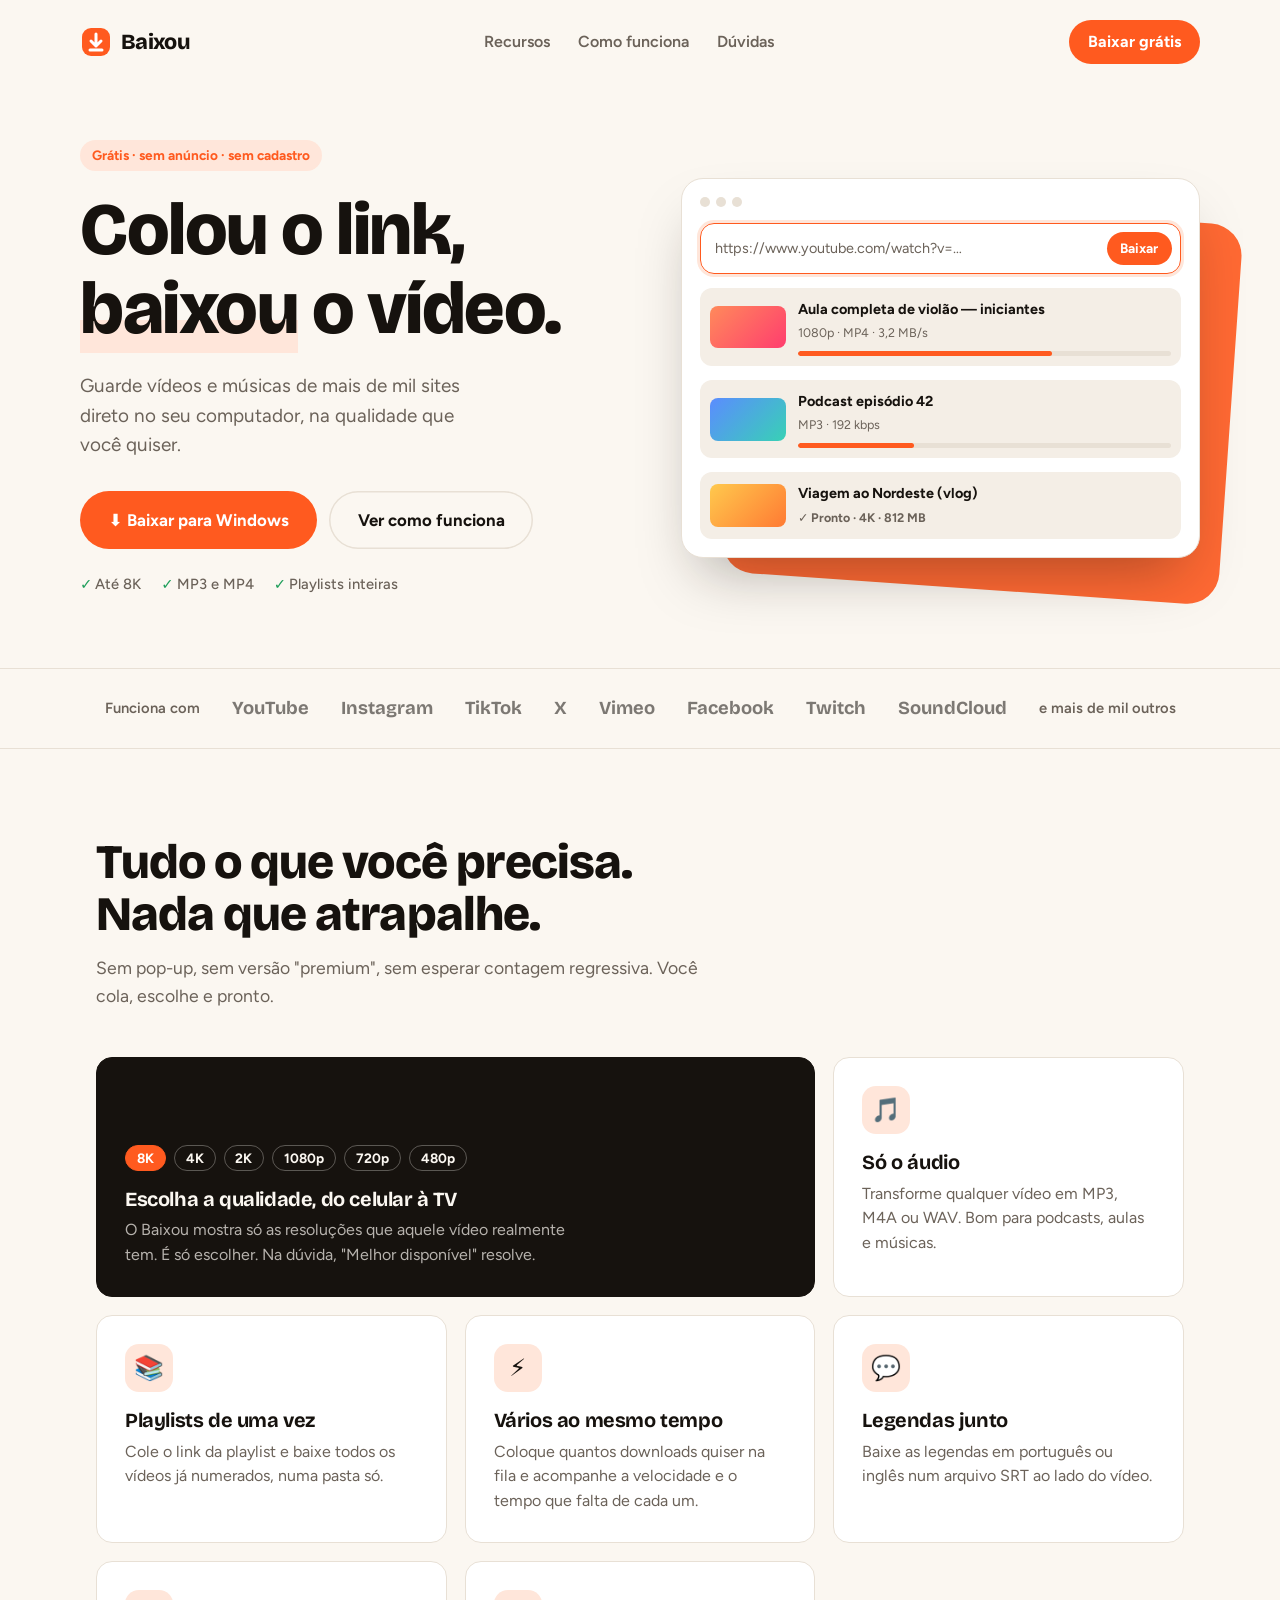
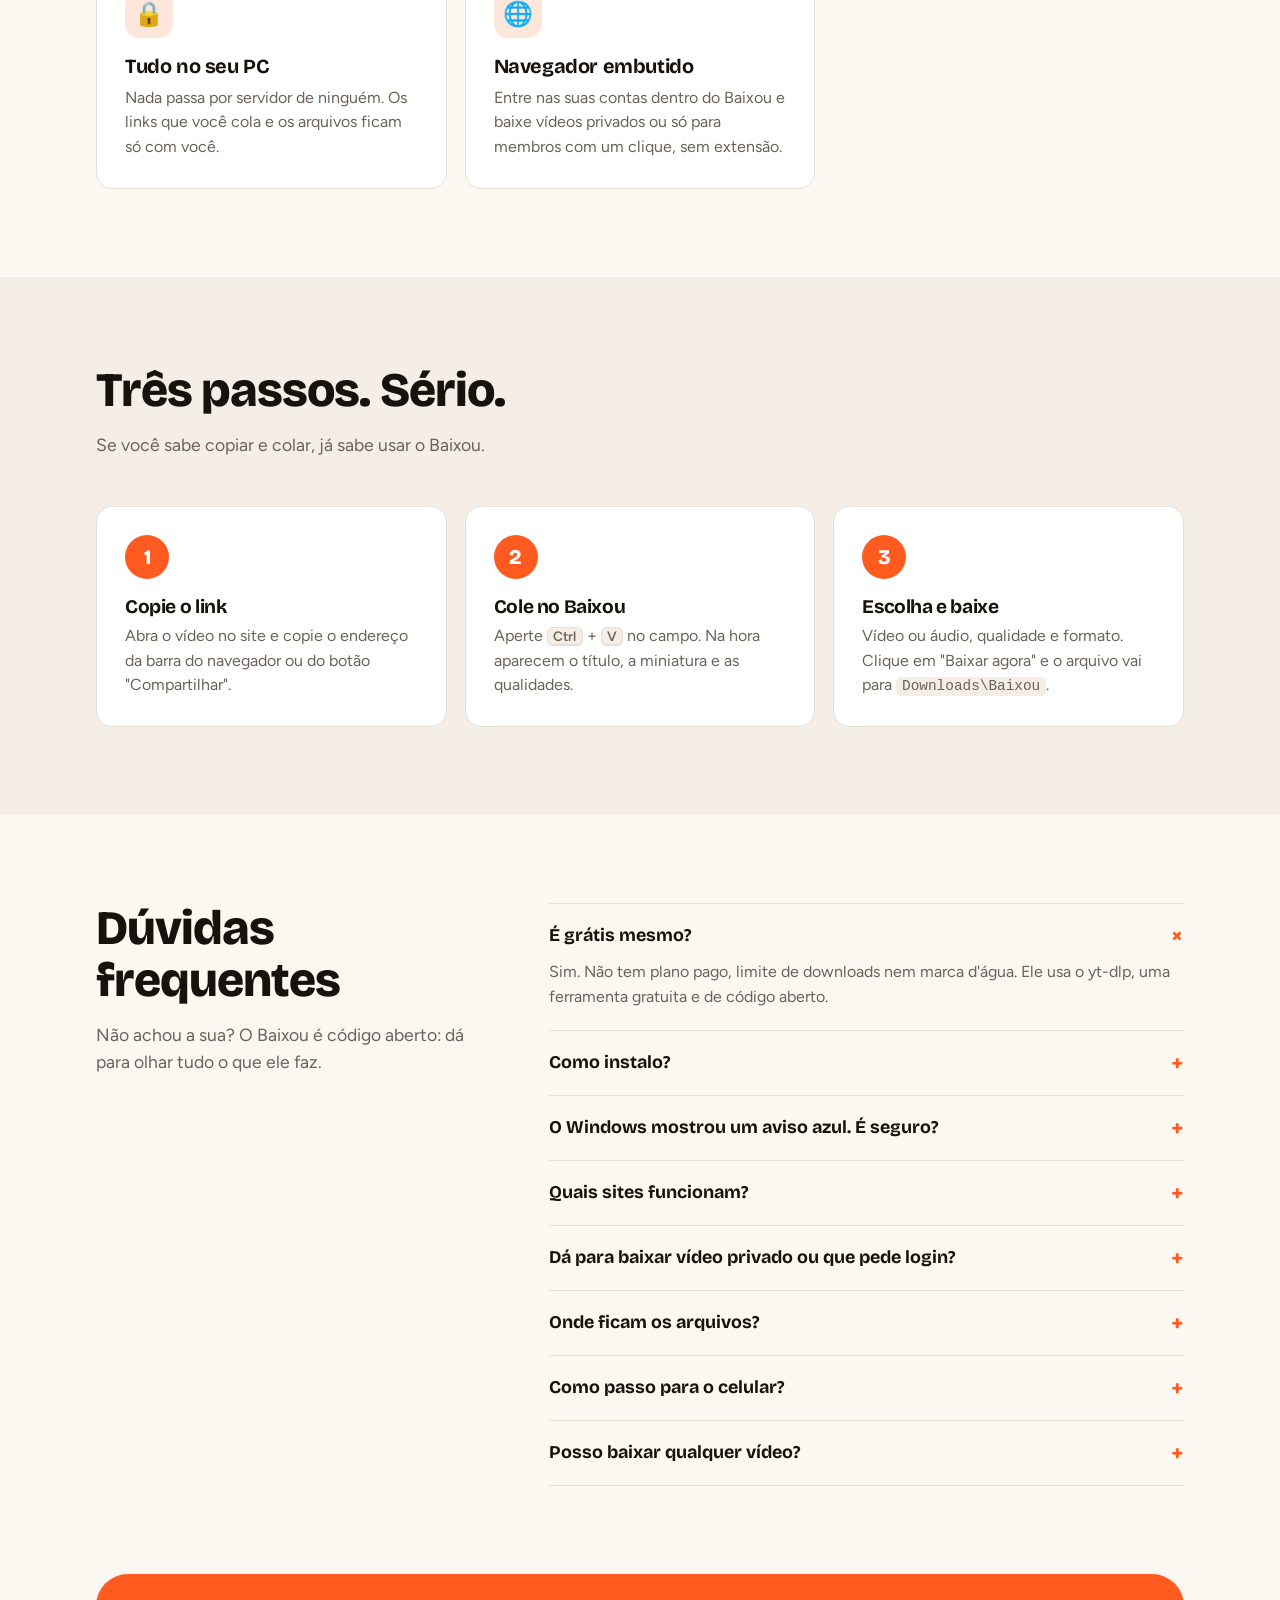
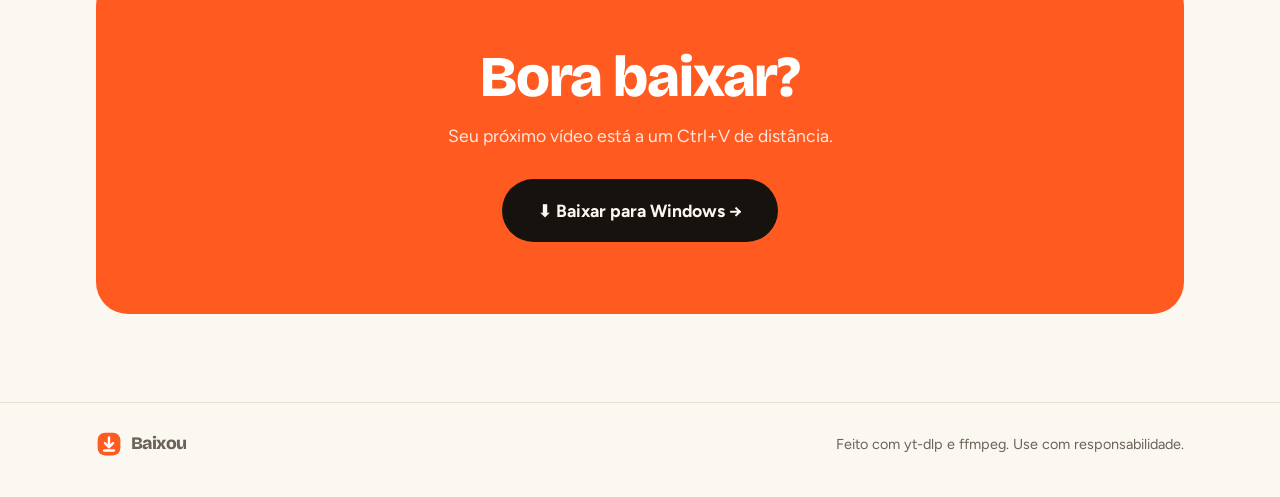
<file: docs/index.html>
<!doctype html>
<html lang="pt-BR">
<head>
<meta charset="utf-8">
<meta name="viewport" content="width=device-width, initial-scale=1">
<title>Baixou — colou, baixou</title>
<meta name="description" content="Baixe vídeos e músicas de mais de mil sites direto no seu computador. Grátis, sem anúncios e sem cadastro.">
<link rel="icon" href="assets/logo.svg" type="image/svg+xml">
<link rel="stylesheet" href="assets/base.css">
<style>
  html, body { overflow-x: hidden; }
  .wrap { max-width: 1120px; margin: 0 auto; padding: 0 16px; }
  section { padding: 88px 0; }

  /* topo */
  .nav { display: flex; align-items: center; justify-content: space-between; gap: 16px; padding: 20px 0; }
  .nav ul { display: flex; gap: 28px; list-style: none; margin: 0; padding: 0; font-weight: 600; }
  .nav ul a { text-decoration: none; color: var(--muted); }
  .nav ul a:hover { color: var(--ink); }
  .nav .btn { padding: .6em 1.2em; }

  /* hero */
  .hero { display: grid; grid-template-columns: 1.05fr 1fr; gap: 56px; align-items: center; padding: 56px 0 72px; }
  .eyebrow { display: inline-block; background: var(--accent-soft); color: var(--accent); font-weight: 700; font-size: .85rem; padding: .35em .9em; border-radius: 999px; margin-bottom: 20px; }
  .hero h1 { font-size: clamp(2.6rem, 6.4vw, 4.6rem); font-weight: 800; }
  .hero h1 .u { background: linear-gradient(transparent 62%, var(--accent-soft) 62%); }
  .hero p.lead { font-size: 1.18rem; color: var(--muted); margin: 22px 0 32px; max-width: 34ch; }
  .cta { display: flex; gap: 12px; flex-wrap: wrap; }
  .cta .btn { padding: .95em 1.7em; font-size: 1.05rem; }
  .ticks { display: flex; gap: 20px; flex-wrap: wrap; margin-top: 24px; color: var(--muted); font-size: .92rem; font-weight: 500; }
  .ticks span::before { content: "✓ "; color: var(--ok); font-weight: 800; }

  /* mockup do app */
  .mock { position: relative; }
  .mock::before { content: ""; position: absolute; inset: 8% -6% -8% 10%; background: var(--accent); border-radius: 32px; transform: rotate(4deg); opacity: .9; }
  .window { position: relative; background: var(--surface); border: 1px solid var(--line); border-radius: 22px; box-shadow: 0 30px 60px -20px rgba(22,18,14,.35); padding: 18px; }
  .dots { display: flex; gap: 6px; margin-bottom: 16px; }
  .dots i { width: 10px; height: 10px; border-radius: 50%; background: var(--line); }
  .m-input { display: flex; align-items: center; gap: 8px; border: 1.5px solid var(--accent); border-radius: 14px; padding: 8px 8px 8px 14px; box-shadow: 0 0 0 3px var(--accent-soft); }
  .m-input span { flex: 1; color: var(--muted); font-size: .9rem; white-space: nowrap; overflow: hidden; text-overflow: ellipsis; }
  .m-input b { background: var(--accent); color: var(--accent-ink); font-size: .85rem; padding: .45em 1em; border-radius: 999px; }
  .m-item { display: grid; grid-template-columns: 76px 1fr; gap: 12px; align-items: center; margin-top: 14px; padding: 10px; border-radius: 12px; background: var(--surface-2); }
  .m-thumb { aspect-ratio: 16/9; border-radius: 8px; }
  .m-item strong { display: block; font-size: .9rem; }
  .m-item small { color: var(--muted); font-size: .78rem; }
  .m-bar { height: 5px; border-radius: 9px; background: var(--line); margin-top: 6px; overflow: hidden; }
  .m-bar i { display: block; height: 100%; background: var(--accent); border-radius: 9px; }
  .m-done { color: var(--ok); font-weight: 700; }

  /* faixa de sites */
  .sites { padding: 28px 0; border-block: 1px solid var(--line); }
  .sites .wrap { display: flex; align-items: center; gap: 14px 32px; flex-wrap: wrap; justify-content: center; }
  .sites p { margin: 0; color: var(--muted); font-weight: 600; font-size: .92rem; }
  .sites span { font: 700 1.15rem var(--font-display); color: var(--ink); opacity: .55; }

  /* recursos */
  .head { max-width: 640px; margin-bottom: 48px; }
  .head h2 { font-size: clamp(2rem, 4.4vw, 3rem); font-weight: 800; }
  .head p { color: var(--muted); font-size: 1.1rem; margin: 14px 0 0; }
  .grid { display: grid; grid-template-columns: repeat(3, 1fr); gap: 18px; }
  .feat { background: var(--surface); border: 1px solid var(--line); border-radius: var(--radius); padding: 28px; }
  .feat .ic { width: 48px; height: 48px; display: grid; place-items: center; font-size: 1.5rem; background: var(--accent-soft); border-radius: 14px; margin-bottom: 18px; }
  .feat h3 { font-size: 1.25rem; font-weight: 700; margin-bottom: 8px; }
  .feat p { margin: 0; color: var(--muted); }
  .feat.big { grid-column: span 2; background: var(--ink); color: var(--bg); border-color: var(--ink); display: flex; flex-direction: column; justify-content: flex-end; min-height: 240px; }
  .feat.big p { color: color-mix(in srgb, var(--bg) 70%, transparent); max-width: 46ch; }
  .feat.big .ic { background: var(--accent); }
  .q-list { display: flex; gap: 8px; flex-wrap: wrap; margin-bottom: 18px; }
  .q-list b { font: 700 .85rem var(--font-body); padding: .3em .8em; border-radius: 99px; border: 1.5px solid color-mix(in srgb, var(--bg) 30%, transparent); }
  .q-list b:first-child { background: var(--accent); border-color: var(--accent); color: var(--accent-ink); }

  /* passos */
  .how { background: var(--surface-2); }
  .steps { display: grid; grid-template-columns: repeat(3, 1fr); gap: 18px; counter-reset: s; }
  .step { position: relative; padding: 28px; background: var(--surface); border-radius: var(--radius); border: 1px solid var(--line); }
  .step::before { counter-increment: s; content: counter(s); display: grid; place-items: center; width: 44px; height: 44px; border-radius: 50%; background: var(--accent); color: var(--accent-ink); font: 800 1.3rem var(--font-display); margin-bottom: 18px; }
  .step h3 { font-size: 1.2rem; margin-bottom: 6px; }
  .step p { margin: 0; color: var(--muted); }
  .step kbd { font: 600 .85em var(--font-body); background: var(--surface-2); border: 1px solid var(--line); border-bottom-width: 2px; border-radius: 6px; padding: 0 .4em; }

  /* faq */
  .faq { display: grid; grid-template-columns: 1fr 1.6fr; gap: 56px; }
  details { border-bottom: 1px solid var(--line); padding: 20px 0; }
  details:first-of-type { border-top: 1px solid var(--line); }
  summary { cursor: pointer; list-style: none; display: flex; justify-content: space-between; gap: 16px; font: 700 1.12rem var(--font-display); }
  summary::-webkit-details-marker { display: none; }
  summary::after { content: "+"; font-size: 1.5rem; line-height: 1; color: var(--accent); transition: transform .2s; }
  details[open] summary::after { transform: rotate(45deg); }
  details p { color: var(--muted); margin: 12px 0 0; }
  code { font-size: .9em; background: var(--surface-2); padding: .1em .4em; border-radius: 5px; }

  /* cta final */
  .final { text-align: center; background: var(--accent); color: var(--accent-ink); border-radius: 32px; padding: 72px 24px; margin: 0 0 88px; }
  .final h2 { font-size: clamp(2.2rem, 5vw, 3.6rem); font-weight: 800; }
  .final p { opacity: .85; font-size: 1.1rem; margin: 14px 0 30px; }
  .final .btn { background: var(--ink); color: var(--bg); padding: 1em 2em; font-size: 1.1rem; }
  .final .btn:hover { opacity: .9; }

  footer { border-top: 1px solid var(--line); padding: 28px 0 40px; color: var(--muted); font-size: .9rem; }
  footer .wrap { display: flex; justify-content: space-between; gap: 16px; flex-wrap: wrap; align-items: center; }

  @media (max-width: 880px) {
    .hero, .faq { grid-template-columns: 1fr; gap: 40px; }
    .grid, .steps { grid-template-columns: 1fr; }
    .feat.big { grid-column: auto; }
    .nav ul { display: none; }
    section { padding: 64px 0; }
    .mock::before { inset: 6% -2% -6% 8%; }
  }
</style>
</head>
<body>

<header class="wrap nav">
  <a class="logo" href="./"><img src="assets/logo.svg" alt="" width="32" height="32">Baixou</a>
  <ul>
    <li><a href="#recursos">Recursos</a></li>
    <li><a href="#como">Como funciona</a></li>
    <li><a href="#duvidas">Dúvidas</a></li>
  </ul>
  <a class="btn btn-primary" href="https://github.com/kromatus2004/baixou/releases/latest/download/Baixou-Setup.exe">Baixar grátis</a>
</header>

<main>
  <div class="wrap hero">
    <div>
      <span class="eyebrow">Grátis · sem anúncio · sem cadastro</span>
      <h1>Colou o link,<br><span class="u">baixou</span> o vídeo.</h1>
      <p class="lead">Guarde vídeos e músicas de mais de mil sites direto no seu computador, na qualidade que você quiser.</p>
      <div class="cta">
        <a class="btn btn-primary" href="https://github.com/kromatus2004/baixou/releases/latest/download/Baixou-Setup.exe">⬇ Baixar para Windows</a>
        <a class="btn btn-ghost" href="#como">Ver como funciona</a>
      </div>
      <div class="ticks"><span>Até 8K</span><span>MP3 e MP4</span><span>Playlists inteiras</span></div>
    </div>

    <div class="mock" aria-hidden="true">
      <div class="window">
        <div class="dots"><i></i><i></i><i></i></div>
        <div class="m-input"><span>https://www.youtube.com/watch?v=…</span><b>Baixar</b></div>
        <div class="m-item">
          <div class="m-thumb" style="background:linear-gradient(135deg,#FF8A5B,#FF3D6E)"></div>
          <div><strong>Aula completa de violão — iniciantes</strong><small>1080p · MP4 · 3,2 MB/s</small><div class="m-bar"><i style="width:68%"></i></div></div>
        </div>
        <div class="m-item">
          <div class="m-thumb" style="background:linear-gradient(135deg,#5B8CFF,#38D1B5)"></div>
          <div><strong>Podcast episódio 42</strong><small>MP3 · 192 kbps</small><div class="m-bar"><i style="width:31%"></i></div></div>
        </div>
        <div class="m-item">
          <div class="m-thumb" style="background:linear-gradient(135deg,#FFC94D,#FF7A33)"></div>
          <div><strong>Viagem ao Nordeste (vlog)</strong><small class="m-done">✓ Pronto · 4K · 812 MB</small></div>
        </div>
      </div>
    </div>
  </div>

  <div class="sites">
    <div class="wrap">
      <p>Funciona com</p>
      <span>YouTube</span><span>Instagram</span><span>TikTok</span><span>X</span><span>Vimeo</span><span>Facebook</span><span>Twitch</span><span>SoundCloud</span>
      <p>e mais de mil outros</p>
    </div>
  </div>

  <section id="recursos">
    <div class="wrap">
      <div class="head">
        <h2>Tudo o que você precisa. Nada que atrapalhe.</h2>
        <p>Sem pop-up, sem versão "premium", sem esperar contagem regressiva. Você cola, escolhe e pronto.</p>
      </div>
      <div class="grid">
        <div class="feat big">
          <div class="q-list"><b>8K</b><b>4K</b><b>2K</b><b>1080p</b><b>720p</b><b>480p</b></div>
          <h3>Escolha a qualidade, do celular à TV</h3>
          <p>O Baixou mostra só as resoluções que aquele vídeo realmente tem. É só escolher. Na dúvida, "Melhor disponível" resolve.</p>
        </div>
        <div class="feat"><div class="ic">🎵</div><h3>Só o áudio</h3><p>Transforme qualquer vídeo em MP3, M4A ou WAV. Bom para podcasts, aulas e músicas.</p></div>
        <div class="feat"><div class="ic">📚</div><h3>Playlists de uma vez</h3><p>Cole o link da playlist e baixe todos os vídeos já numerados, numa pasta só.</p></div>
        <div class="feat"><div class="ic">⚡</div><h3>Vários ao mesmo tempo</h3><p>Coloque quantos downloads quiser na fila e acompanhe a velocidade e o tempo que falta de cada um.</p></div>
        <div class="feat"><div class="ic">💬</div><h3>Legendas junto</h3><p>Baixe as legendas em português ou inglês num arquivo SRT ao lado do vídeo.</p></div>
        <div class="feat"><div class="ic">🔒</div><h3>Tudo no seu PC</h3><p>Nada passa por servidor de ninguém. Os links que você cola e os arquivos ficam só com você.</p></div>
        <div class="feat"><div class="ic">🌐</div><h3>Navegador embutido</h3><p>Entre nas suas contas dentro do Baixou e baixe vídeos privados ou só para membros com um clique, sem extensão.</p></div>
      </div>
    </div>
  </section>

  <section id="como" class="how">
    <div class="wrap">
      <div class="head">
        <h2>Três passos. Sério.</h2>
        <p>Se você sabe copiar e colar, já sabe usar o Baixou.</p>
      </div>
      <div class="steps">
        <div class="step"><h3>Copie o link</h3><p>Abra o vídeo no site e copie o endereço da barra do navegador ou do botão "Compartilhar".</p></div>
        <div class="step"><h3>Cole no Baixou</h3><p>Aperte <kbd>Ctrl</kbd> + <kbd>V</kbd> no campo. Na hora aparecem o título, a miniatura e as qualidades.</p></div>
        <div class="step"><h3>Escolha e baixe</h3><p>Vídeo ou áudio, qualidade e formato. Clique em "Baixar agora" e o arquivo vai para <code>Downloads\Baixou</code>.</p></div>
      </div>
    </div>
  </section>

  <section id="duvidas">
    <div class="wrap faq">
      <div class="head" style="margin:0">
        <h2>Dúvidas frequentes</h2>
        <p>Não achou a sua? O Baixou é código aberto: dá para olhar tudo o que ele faz.</p>
      </div>
      <div>
        <details open><summary>É grátis mesmo?</summary><p>Sim. Não tem plano pago, limite de downloads nem marca d'água. Ele usa o yt-dlp, uma ferramenta gratuita e de código aberto.</p></details>
        <details><summary>Como instalo?</summary><p>Baixe o <code>Baixou-Setup.exe</code> (cerca de 90 MB), abra e clique em Avançar até concluir. Não precisa de senha de administrador nem de instalar mais nada: tudo o que o Baixou usa já vem junto. Funciona no Windows 10 e 11 (64 bits).</p></details>
        <details><summary>O Windows mostrou um aviso azul. É seguro?</summary><p>Esse aviso (SmartScreen) aparece para programas novos que ainda não têm assinatura digital paga. Clique em <b>Mais informações</b> e depois em <b>Executar assim mesmo</b>. O código do Baixou é aberto e pode ser conferido no GitHub.</p></details>
        <details><summary>Quais sites funcionam?</summary><p>Mais de mil: YouTube, Instagram, TikTok, X, Facebook, Vimeo, Twitch, SoundCloud e muitos outros. Se um site parar de funcionar, atualizar o yt-dlp costuma resolver.</p></details>
        <details><summary>Dá para baixar vídeo privado ou que pede login?</summary><p>Dá. No Baixou, abra <b>🌐 Navegador</b>, entre na sua conta (Instagram, Facebook, Vimeo…) e, na página do vídeo, clique em <b>⬇ Baixar este vídeo</b>. O login fica guardado só no Baixou. Se algum site, como o Google, recusar o login no navegador embutido, use a opção <b>🔑 Login</b> com um arquivo <code>cookies.txt</code>.</p></details>
        <details><summary>Onde ficam os arquivos?</summary><p>Na pasta <code>Downloads\Baixou</code>. O botão "Abrir pasta" leva você direto até ela. Playlists ganham uma subpasta com o nome da lista.</p></details>
        <details><summary>Como passo para o celular?</summary><p>Mande pelo cabo USB, pelo Google Drive/OneDrive ou pelo WhatsApp Web. Os arquivos MP4 e MP3 abrem em qualquer celular.</p></details>
        <details><summary>Posso baixar qualquer vídeo?</summary><p>Tecnicamente quase tudo, mas use com responsabilidade: baixe só o que você tem direito de guardar, como conteúdo próprio, com licença livre ou autorizado pelo autor.</p></details>
      </div>
    </div>
  </section>

  <div class="wrap">
    <div class="final">
      <h2>Bora baixar?</h2>
      <p>Seu próximo vídeo está a um Ctrl+V de distância.</p>
      <a class="btn" href="https://github.com/kromatus2004/baixou/releases/latest/download/Baixou-Setup.exe">⬇ Baixar para Windows →</a>
    </div>
  </div>
</main>

<footer>
  <div class="wrap">
    <a class="logo" href="./" style="font-size:1.1rem"><img src="assets/logo.svg" alt="" width="26" height="26">Baixou</a>
    <span>Feito com yt-dlp e ffmpeg. Use com responsabilidade.</span>
  </div>
</footer>

</body>
</html>
</file>
<file: docs/assets/base.css>
@import url("https://fonts.googleapis.com/css2?family=Bricolage+Grotesque:opsz,wght@12..96,500;12..96,700;12..96,800&family=Figtree:wght@400;500;600;700&display=swap");

:root {
  --bg: #FBF7F1;
  --surface: #FFFFFF;
  --surface-2: #F4EEE6;
  --ink: #16120E;
  --muted: #6B6259;
  --line: #E8E0D5;
  --accent: #FF5A1F;
  --accent-hover: #E84A12;
  --accent-ink: #FFFFFF;
  --accent-soft: #FFE6DA;
  --ok: #1E9E5A;
  --ok-soft: #DDF4E7;
  --err: #D93025;
  --err-soft: #FCE4E2;
  --shadow: 0 1px 2px rgba(22, 18, 14, .06), 0 8px 24px rgba(22, 18, 14, .06);
  --radius: 16px;
  --font-display: "Bricolage Grotesque", "Segoe UI", system-ui, sans-serif;
  --font-body: "Figtree", "Segoe UI", system-ui, sans-serif;
  color-scheme: light;
}

@media (prefers-color-scheme: dark) {
  :root:not([data-theme="light"]) {
    --bg: #14110E;
    --surface: #1E1A16;
    --surface-2: #27221D;
    --ink: #F5EFE7;
    --muted: #A89C8F;
    --line: #352E27;
    --accent: #FF6B33;
    --accent-hover: #FF7F4D;
    --accent-ink: #1A0D06;
    --accent-soft: #3A2116;
    --ok: #4CC584;
    --ok-soft: #173325;
    --err: #FF7A70;
    --err-soft: #3B1B18;
    --shadow: 0 1px 2px rgba(0, 0, 0, .3), 0 8px 24px rgba(0, 0, 0, .25);
    color-scheme: dark;
  }
}

* { box-sizing: border-box; }
[hidden] { display: none !important; }
html { -webkit-text-size-adjust: 100%; }
body {
  margin: 0;
  background: var(--bg);
  color: var(--ink);
  font: 16px/1.55 var(--font-body);
  -webkit-font-smoothing: antialiased;
}
h1, h2, h3 { font-family: var(--font-display); line-height: 1.08; letter-spacing: -0.02em; margin: 0; }
a { color: inherit; }
button, input, select { font: inherit; color: inherit; }
img { max-width: 100%; display: block; }

.btn {
  display: inline-flex; align-items: center; justify-content: center; gap: .5em;
  border: 0; border-radius: 999px; padding: .8em 1.4em;
  font-weight: 700; text-decoration: none; cursor: pointer;
  transition: background .15s, transform .1s, opacity .15s;
}
.btn:active { transform: translateY(1px); }
.btn:disabled { opacity: .5; cursor: not-allowed; }
.btn-primary { background: var(--accent); color: var(--accent-ink); }
.btn-primary:hover:not(:disabled) { background: var(--accent-hover); }
.btn-ghost { background: transparent; color: var(--ink); box-shadow: inset 0 0 0 1.5px var(--line); }
.btn-ghost:hover:not(:disabled) { background: var(--surface-2); }

.logo { display: inline-flex; align-items: center; gap: .55rem; font: 800 1.35rem var(--font-display); letter-spacing: -0.03em; text-decoration: none; }
.logo svg { width: 32px; height: 32px; }

:focus-visible { outline: 2.5px solid var(--accent); outline-offset: 2px; }
</file>
